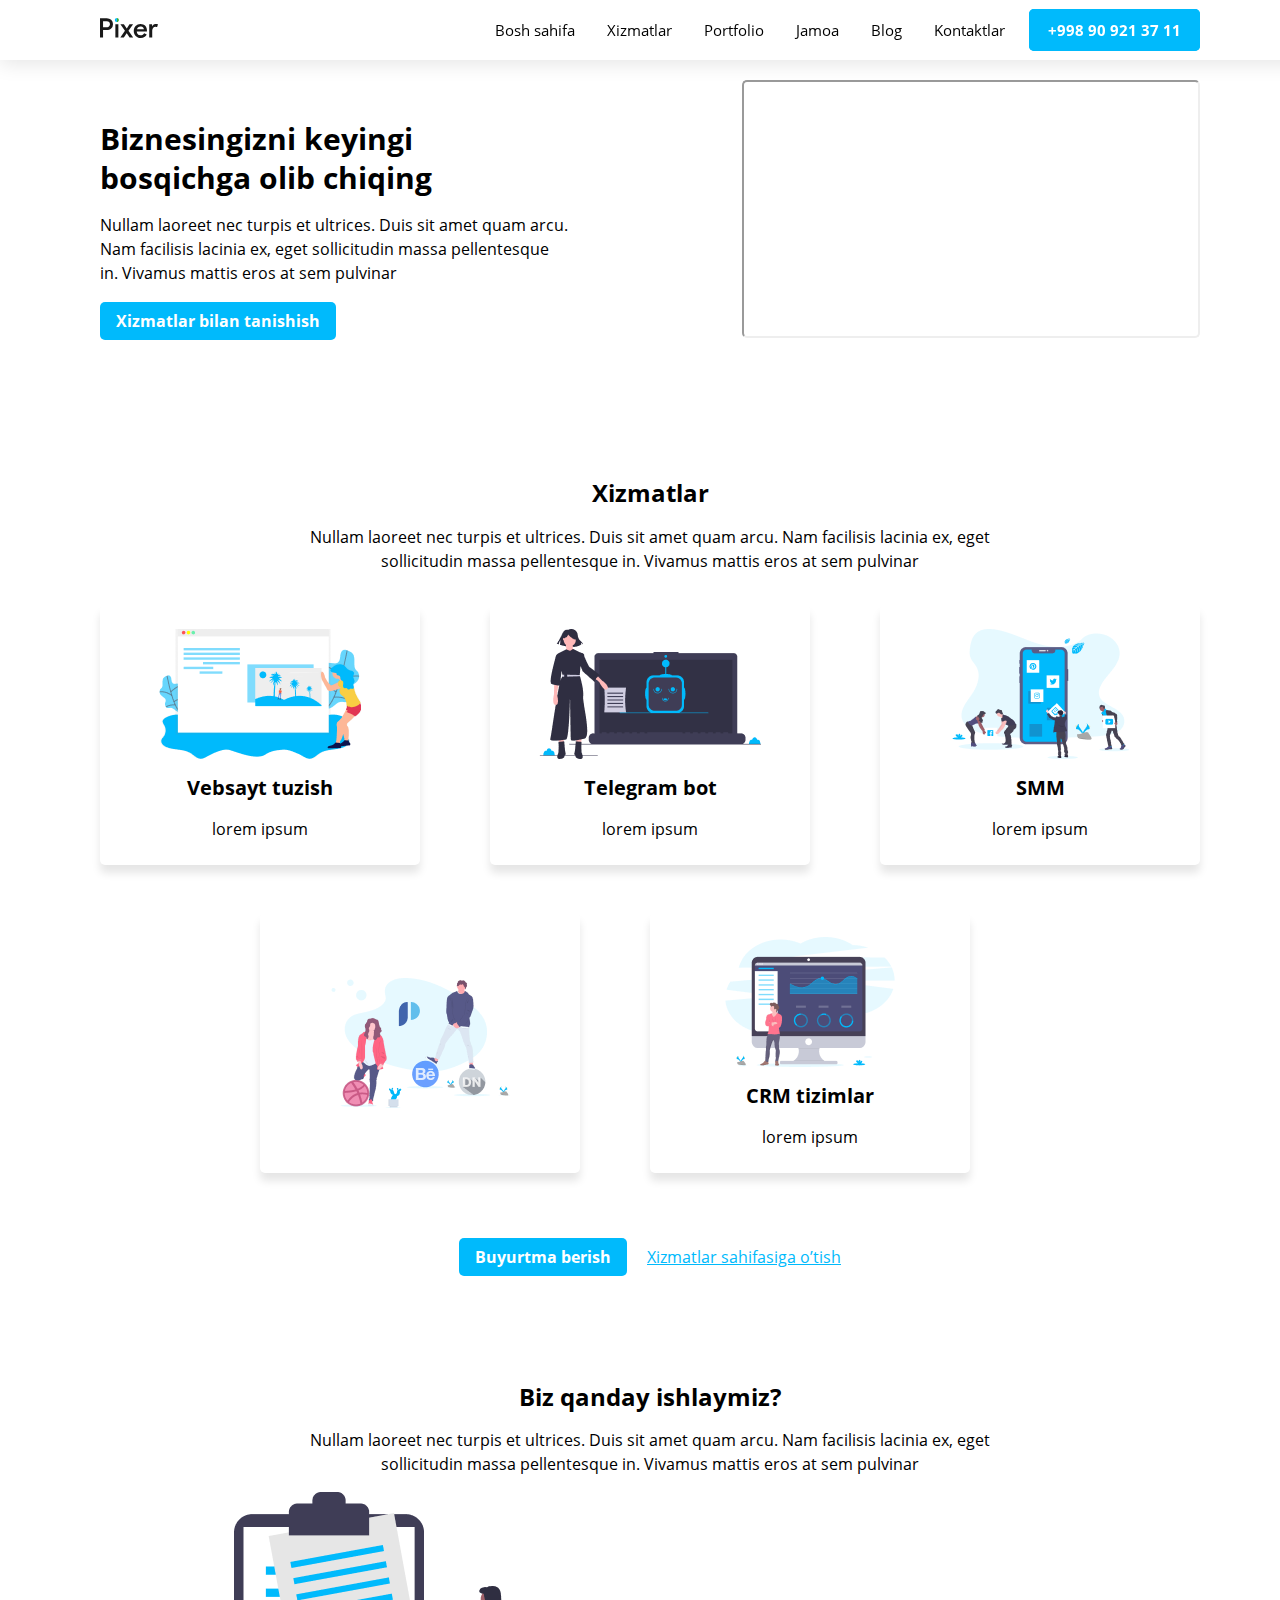
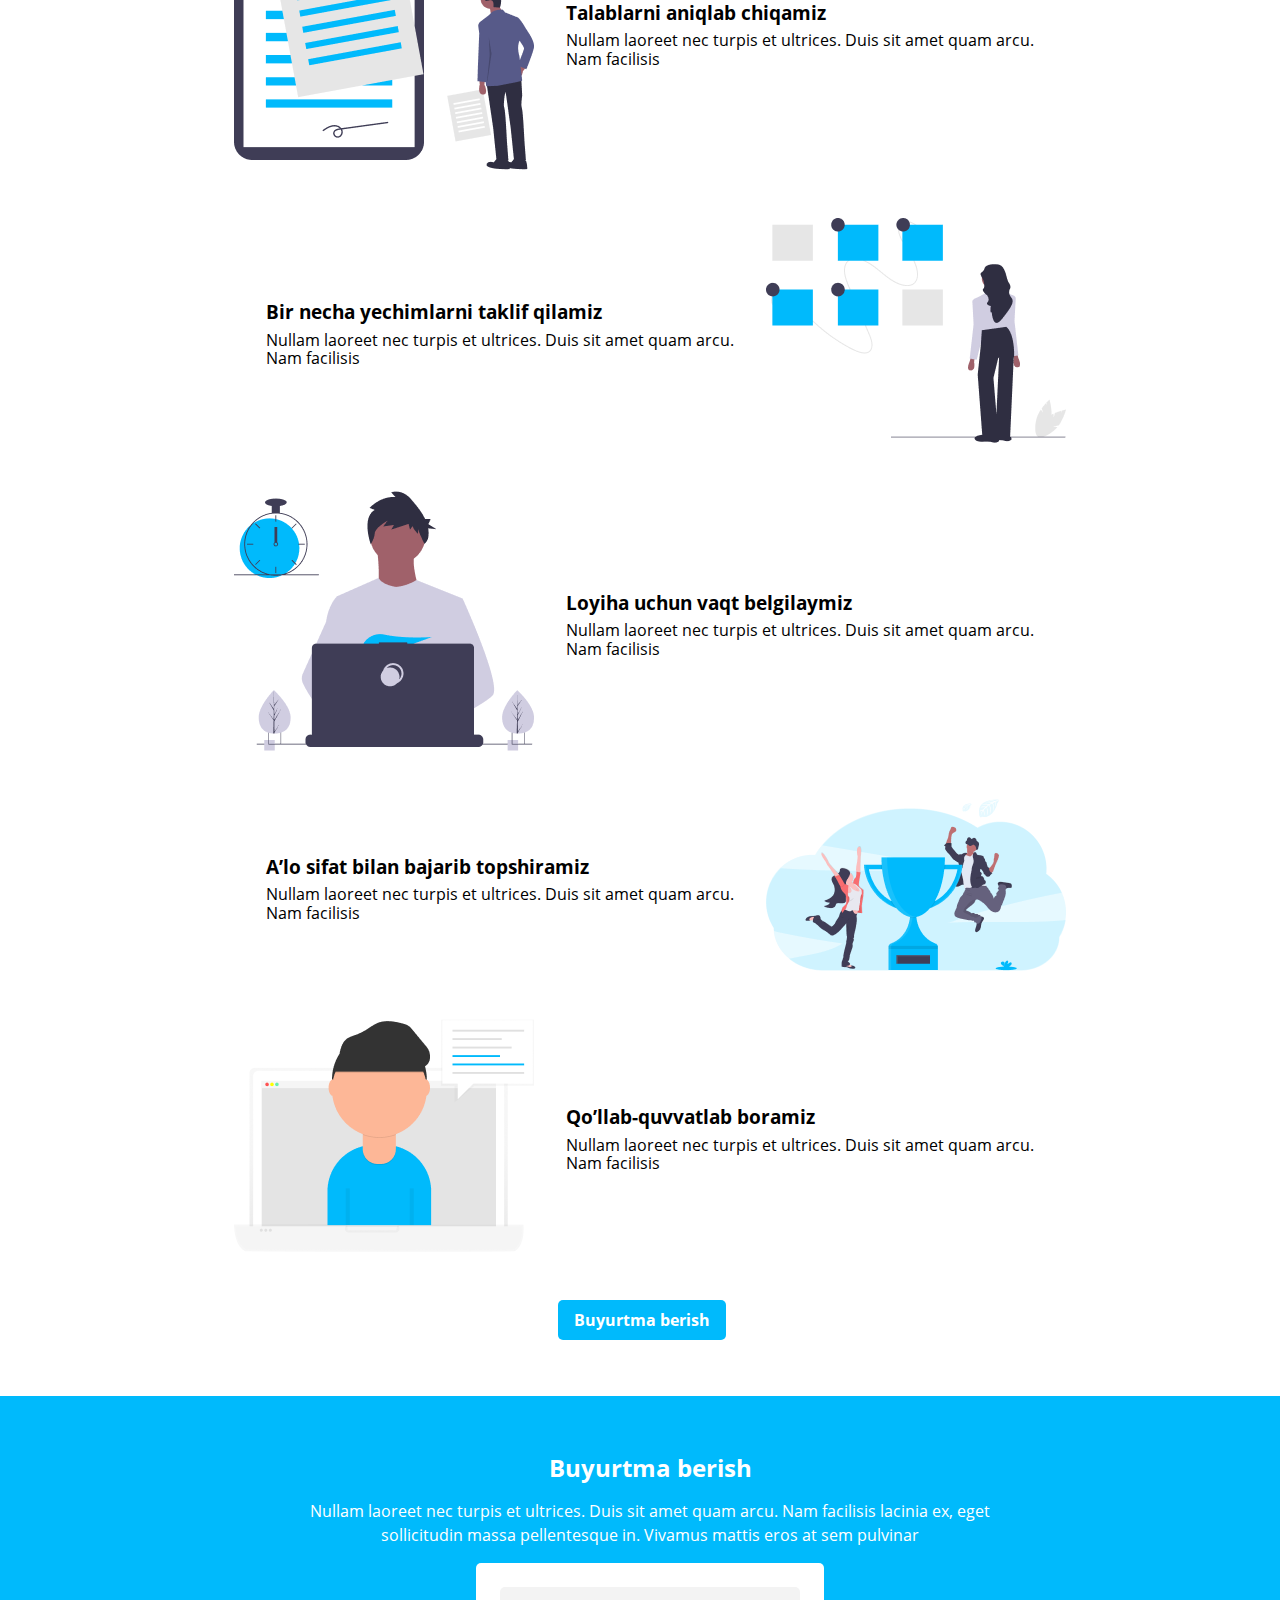
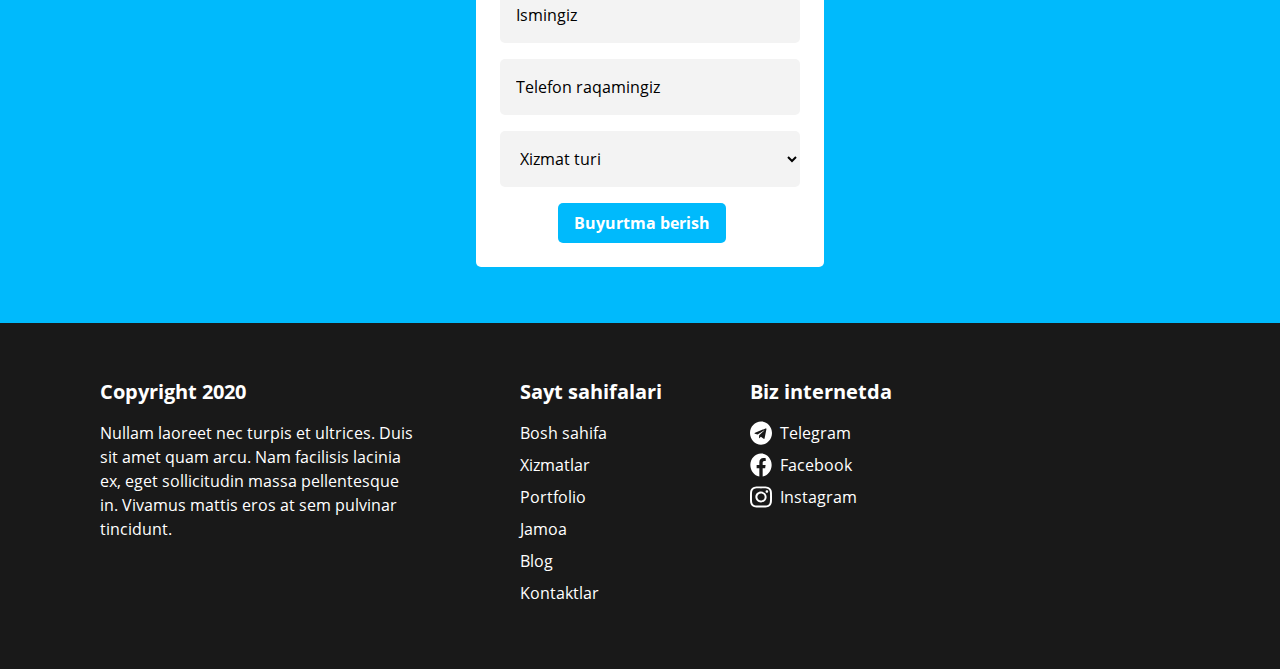
<file: index.html>
<!DOCTYPE html>
<html lang="en">
<head>
    <meta charset="UTF-8">
    <meta http-equiv="X-UA-Compatible" content="IE=edge">
    <meta name="viewport" content="width=device-width, initial-scale=1.0">
    <title>pixer</title>
    <!-- <link rel="stylesheet" href="./css/normalize.css"> -->
    <link rel="stylesheet" href="./css/normalize.min.css">
    <link rel="stylesheet" href="./css/font.css">
    <!-- <link rel="stylesheet" href="./css/style.css"> -->
    <link rel="stylesheet" href="./css/style.min.css">
    <link rel="stylesheet" href="service.html">
</head>
<body>
    <header class="header">
        <div class="container">
            <nav class="navbar">
                <a class="header_logo" target="_blank" href="index.html">
                    <!-- <img src="./img/pixer-logo.svg" alt="pixer-logo"> -->
                </a>
                <ul class="header_menu">
                    <li class="header_item">
                        <a class="header_link" target="_blank" href="index.html">Bosh sahifa</a>
                    </li>
                    <li class="header_item">
                        <a class="header_link" target="_blank" href="service.html">Xizmatlar</a>
                        <ul class="header_submenu">
                            <li class="submenu_item">
                                <a class="submenu_link" target="_blank" href="#web">Vebsayt</a>
                            </li>
                            <li class="submenu_item">
                                <a class="submenu_link" target="_blank" href="#telegram">Telegram bot</a>
                            </li>
                            <li class="submenu_item">
                                <a class="submenu_link" target="_blank" href="#smm">SMM</a>
                            </li>
                            <li class="submenu_item">
                                <a class="submenu_link" target="_blank" href="#design">Grafik dizayn</a>
                            </li>
                            <li class="submenu_item">
                                <a class="submenu_link" target="_blank" href="#crm">CRM tizim</a>
                            </li>
                        </ul>
                    </li>
                    <li class="header_item">
                        <a class="header_link" target="_blank" href="#">Portfolio</a>
                    </li>
                    <li class="header_item">
                        <a class="header_link" target="_blank" href="#">Jamoa</a>
                    </li>
                    <li class="header_item">
                        <a class="header_link" target="_blank" href="#">Blog</a>
                    </li>
                    <li class="header_item">
                        <a class="header_link" target="_blank" href="#net-contacts">Kontaktlar</a>
                    </li>
                    <li class="header_item">
                        <a class="header_link header_phone" target="_blank" href="#">+998 90 921 37 11</a>
                    </li>
                </ul>
            </nav>
        </div>
    </header>
    <main>
        <div class="container">
            <section class="intro">
                <div class="intro-left">
                    <h1 class="intro-title">Biznesingizni keyingi bosqichga olib chiqing</h1>
                    <p class="intro-text">Nullam laoreet nec turpis et ultrices. Duis sit amet quam arcu. Nam facilisis lacinia ex, eget sollicitudin massa pellentesque in. Vivamus mattis eros at sem pulvinar</p>
                    <a target="_blank" class="intro-link" href="service.html">Xizmatlar bilan tanishish</a>
                </div>
                <div class="intro-right">
                    <iframe width="458" height="258" src="https://www.youtube.com/embed/6_pru8U2RmM" title="YouTube video player"  allow="accelerometer; autoplay; clipboard-write; encrypted-media; gyroscope; picture-in-picture" allowfullscreen></iframe>
                </div>
            </section>
            <section class="intro-service">
                <div class="intro-service-title-box">
                    <h2 class="intro-service-title">Xizmatlar</h2>
                    <p class="intro-service-text">Nullam laoreet nec turpis et ultrices. Duis sit amet quam arcu. Nam facilisis lacinia ex, eget sollicitudin massa pellentesque in. Vivamus mattis eros at sem pulvinar</p>
                </div>
                <div>
                    <ul class="intro-service-menu">
                        <li class="intro-service-item first">
                            <a href="#web">
                                <!-- <img class="intro-service-img" src="./img/vebsayt-tuzish.png" alt=""> -->
                            <h3 class="intro-service-menu_title">Vebsayt tuzish</h3>
                            <p class="intro-service-menu_text">lorem ipsum</p>
                            </a>
                        </li>
                        <li class="intro-service-item second">
                            <a href="#telegram">
                                <!-- <img class="intro-service-img" src="./img/tg-bot.png" alt=""> -->
                            <h3 class="intro-service-menu_title">Telegram bot</h3>
                            <p class="intro-service-menu_text">lorem ipsum</p>
                            </a>
                        </li>
                        <li class="intro-service-item third">
                            <a href="#smm">
                                <!-- <img class="intro-service-img" src="./img/smm.png" alt=""> -->
                            <h3 class="intro-service-menu_title">SMM</h3>
                            <p class="intro-service-menu_text">lorem ipsum</p>
                            </a>
                        </li>
                        <li class="intro-service-item fourth">
                           <a href="#design"></a>
                        </li>
                        <li class="intro-service-item fifth">
                            <!-- <img class="intro-service-img" src="./img/crm.png" alt=""> -->
                            <h3 class="intro-service-menu_title"> CRM tizimlar</h3>
                            <p class="intro-service-menu_text">lorem ipsum</p>
                        </li>
                    </ul>
                </div>
                <div class="intro-service-link-box">
                    <a class="order-btn" target="_blank" href="#order">Buyurtma berish</a>
                    <a class="btn-to-services" target="_blank" href="service.html">Xizmatlar sahifasiga o’tish</a>
                </div>
            </section>
            <section class="wrapper">
                <div class="wrapper-title-box">
                    <h2 class="intro-service-title">Biz qanday ishlaymiz?</h2>
                    <p class="intro-service-text">Nullam laoreet nec turpis et ultrices. Duis sit amet quam arcu. Nam facilisis lacinia ex, eget sollicitudin massa pellentesque in. Vivamus mattis eros at sem pulvinar</p>
                </div>
                <ul class="wrapper-box">
                    <li class="wrapper-item">
                        <img src="./img/talab.png" alt="talab">
                        <div class="wrapper-item-text">
                            <h3 class="wrapper-box-title">Talablarni aniqlab chiqamiz</h3>
                            <p class="wrapper-box-text">Nullam laoreet nec turpis et ultrices. Duis sit amet quam arcu. Nam facilisis</p>
                        </div>
                    </li>
                    <li class="wrapper-item">
                        <img src="./img/yechim.png" alt="yechim">
                        <div class="wrapper-item-text">
                            <h3 class="wrapper-box-title">Bir necha yechimlarni taklif qilamiz</h3>
                            <p class="wrapper-box-text">Nullam laoreet nec turpis et ultrices. Duis sit amet quam arcu. Nam facilisis</p>
                        </div>
                    </li>
                    <li class="wrapper-item">
                        <img src="./img/loyiha.png" alt="loyiha">
                        <div class="wrapper-item-text">
                            <h3 class="wrapper-box-title">Loyiha uchun vaqt belgilaymiz</h3>
                            <p class="wrapper-box-text">Nullam laoreet nec turpis et ultrices. Duis sit amet quam arcu. Nam facilisis</p>
                        </div>
                    </li>
                    <li class="wrapper-item">
                        <img src="./img/sifat.png" alt="sifat">
                        <div class="wrapper-item-text">
                            <h3 class="wrapper-box-title">A’lo sifat bilan bajarib topshiramiz</h3>
                            <p class="wrapper-box-text">Nullam laoreet nec turpis et ultrices. Duis sit amet quam arcu. Nam facilisis</p>
                        </div> 
                    </li>
                    <li class="wrapper-item">
                        <img src="./img/quvvat.png" alt="quvvat">
                        <div class="wrapper-item-text">
                            <h3 class="wrapper-box-title">Qo’llab-quvvatlab boramiz</h3>
                            <p class="wrapper-box-text">Nullam laoreet nec turpis et ultrices. Duis sit amet quam arcu. Nam facilisis</p>
                        </div>
                    </li>
                </ul>
                <a class="order-btn" target="_blank" href="#order">Buyurtma berish</a>
            </section>
            <section class="order-section" id="order">
                <h2 class="order-title">Buyurtma berish</h2>
                <p class="order-text">Nullam laoreet nec turpis et ultrices. Duis sit amet quam arcu. Nam facilisis lacinia ex, eget sollicitudin massa pellentesque in. Vivamus mattis eros at sem pulvinar</p>
                <form class="form" action="https://echo.htmlacademy.ru" method="POST" >       
                    <input class="input" type="text" id="text" name="user_name" placeholder="Ismingiz" required>  
                    <input class="input" pattern="^(?:\d{10,12}|\+\d{10,12}|\w+@\w+\.\w{2,4})$" type="tel" id="tel" name="user_tel" placeholder="Telefon raqamingiz" required>
                    <select class="input" name="service" id="service" >
                        <option id="type_service" value="type_service" disabled selected>Xizmat turi</option>
                        <option value="smm">smm</option>
                        <option value="telegram">telegram bot</option>
                        <option value="CRM">crm</option>
                        <option value="vebsayt">vebsayt</option>
                      </select>
                    <!-- <datalist id="aaa">
                        <option value="telegram bot"></option>
                        <option value="SMM"></option>
                        <option value="crm servise"></option>
                        <option value="grafik dizayn"></option>
                    </datalist> -->
                    <button class="order-btn" id="button" type="submit">Buyurtma berish</button>
                </form>
            </section>
        </div>
    </main>
    <footer class="footer">
        <div class="container">
            <section class="footer-section">
                <div class="about">
                    <h4 class="footer-titles">Copyright 2020</h4>
                    <p class="about-text">Nullam laoreet nec turpis et ultrices. Duis sit amet quam arcu. Nam facilisis lacinia ex, eget sollicitudin massa pellentesque in. Vivamus mattis eros at sem pulvinar tincidunt.
                    </p>
                </div>
                <ul class="pages">
                    <li class="footer-titles">Sayt sahifalari</li>
                    <li class="pages-item">
                        <a class="pages-link" target="_blank" href="index.html">Bosh sahifa</a>
                    </li>
                    <li class="pages-item">
                        <a class="pages-link" target="_blank" href="service.html">Xizmatlar</a>
                    </li>
                    <li class="pages-item">
                        <a class="pages-link" target="_blank" href="#">Portfolio</a>
                    </li>
                    <li class="pages-item">
                        <a class="pages-link" target="_blank" href="#">Jamoa</a>
                    </li>
                    <li class="pages-item">
                        <a class="pages-link" target="_blank" href="#">Blog</a>
                    </li>
                    <li class="pages-item">
                        <a class="pages-link" target="_blank" href="#net-contacts">Kontaktlar</a>
                    </li>
                </ul>
                <ul class="net-contacts" id="net-contacts">
                    <li class="footer-titles">Biz internetda</li>
                    <li class="net-item one">
                        <!-- <img src="./img/telegram.svg" alt="telegram"> -->
                        <a class="net-item-link" target="_blank" href="#">Telegram</a>
                    </li>
                    <li class="net-item two">
                        <!-- <img src="./img/facebook.svg" alt="facebook"> -->
                        <a class="net-item-link" target="_blank" href="#">Facebook</a>
                    </li>
                    <li class="net-item three">
                        <!-- <img src="./img/instagram.svg" alt="instagram"> -->
                        <a class="net-item-link" target="_blank" href="#">Instagram</a>
                    </li>
                </ul>
            </section>
        </div>
    </footer>
</body>
</html>
</file>
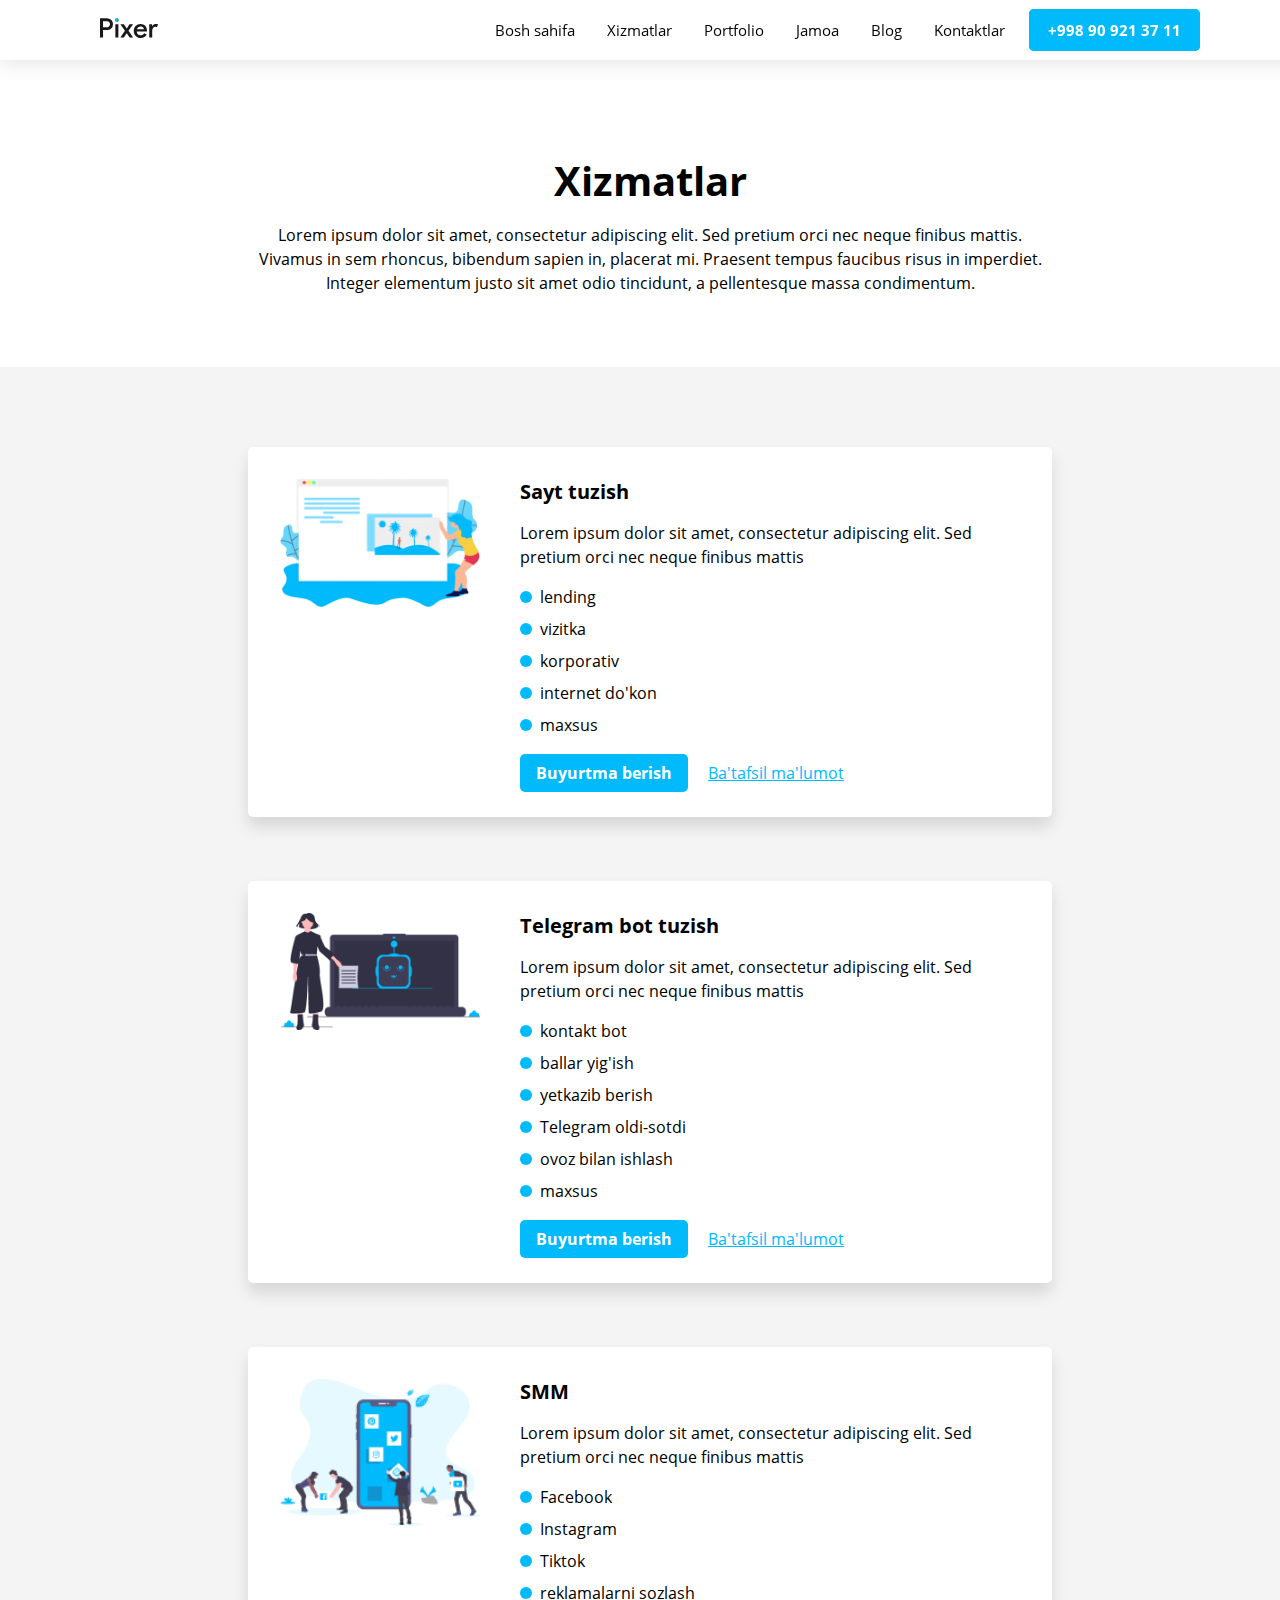
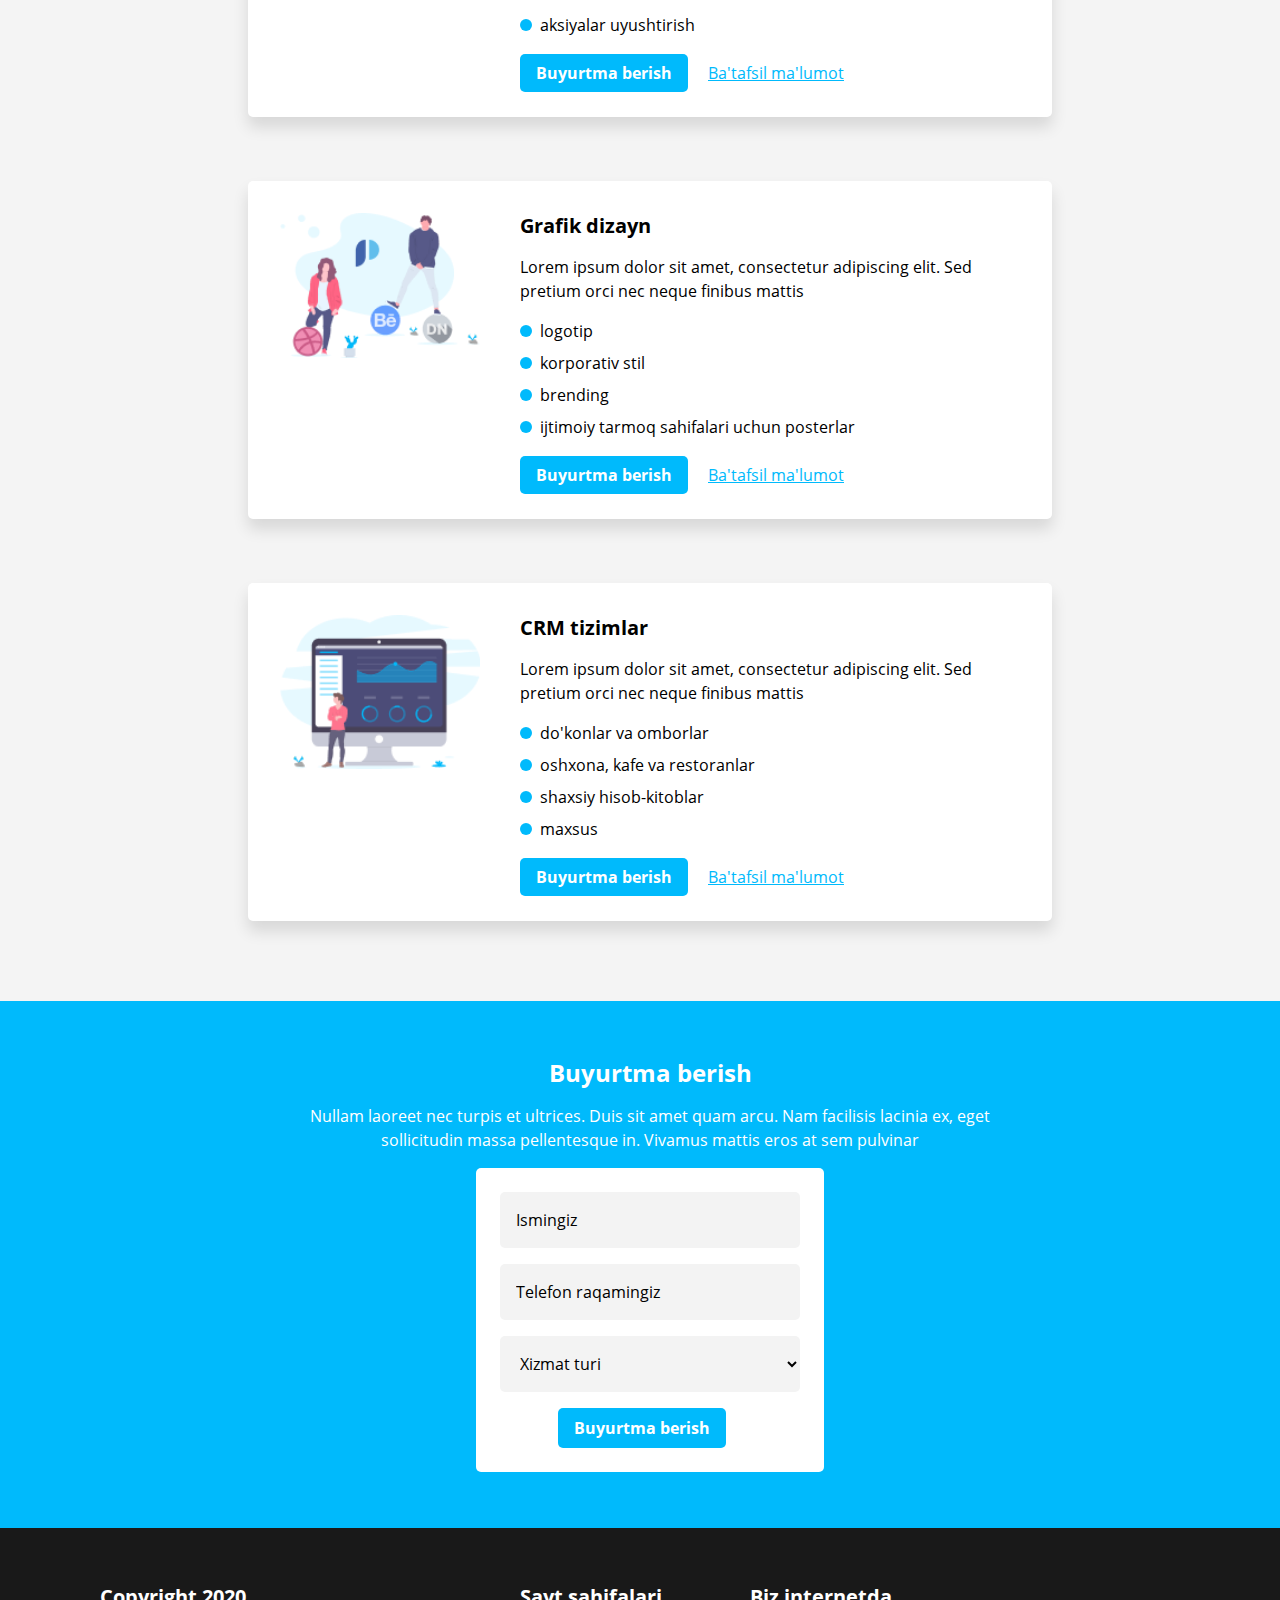
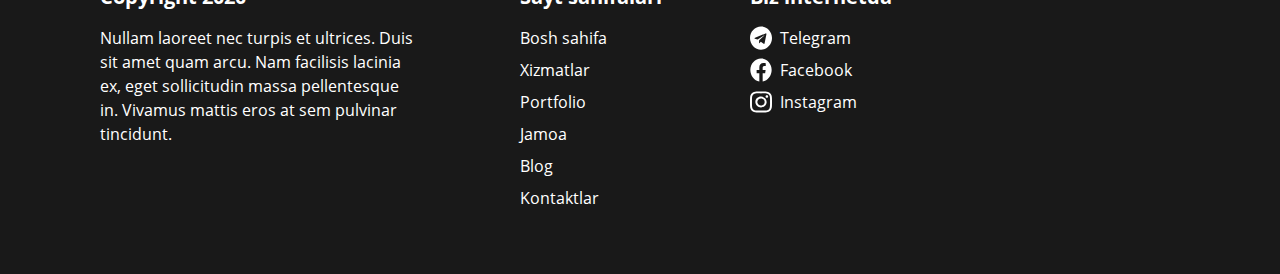
<file: service.html>
<!DOCTYPE html>
<html lang="en">
<head>
    <meta charset="UTF-8">
    <meta http-equiv="X-UA-Compatible" content="IE=edge">
    <meta name="viewport" content="width=device-width, initial-scale=1.0">
    <title>pixer</title>
    <!-- <link rel="stylesheet" href="./css/normalize.css"> -->
    <link rel="stylesheet" href="./css/normalize.min.css">
    <link rel="stylesheet" href="./css/font.css">
    <!-- <link rel="stylesheet" href="./css/style.css"> -->
    <link rel="stylesheet" href="./css/style.min.css">
    <link rel="stylesheet" href="index.html">
</head>
<body>
    <header class="header">
        <div class="container">
            <nav class="navbar">
                <a class="header_logo" target="_blank" href="index.html">
                    <!-- <img src="./img/pixer-logo.svg" alt="pixer-logo"> -->
                </a>
                <ul class="header_menu">
                    <li class="header_item">
                        <a class="header_link" target="_blank" href="index.html">Bosh sahifa</a>
                    </li>
                    <li class="header_item">
                        <a class="header_link" target="_blank" href="service.html">Xizmatlar</a>
                        <ul class="header_submenu">
                            <li class="submenu_item">
                                <a class="submenu_link" target="_blank" href="#web">Vebsayt</a>
                            </li>
                            <li class="submenu_item">
                                <a class="submenu_link" target="_blank" href="#telegram">Telegram bot</a>
                            </li>
                            <li class="submenu_item">
                                <a class="submenu_link" target="_blank" href="#smm">SMM</a>
                            </li>
                            <li class="submenu_item">
                                <a class="submenu_link" target="_blank" href="#design">Grafik dizayn</a>
                            </li>
                            <li class="submenu_item">
                                <a class="submenu_link" target="_blank" href="#crm">CRM tizim</a>
                            </li>
                        </ul>
                    </li>
                    <li class="header_item">
                        <a class="header_link" target="_blank" href="#">Portfolio</a>
                    </li>
                    <li class="header_item">
                        <a class="header_link" target="_blank" href="#">Jamoa</a>
                    </li>
                    <li class="header_item">
                        <a class="header_link" target="_blank" href="#">Blog</a>
                    </li>
                    <li class="header_item">
                        <a class="header_link" target="_blank" href="#net-contacts">Kontaktlar</a>
                    </li>
                    <li class="header_item">
                        <a class="header_link header_phone" target="_blank" href="#">+998 90 921 37 11</a>
                    </li>
                </ul>
            </nav>
        </div>
    </header>
    <main class="main">
        <div class="container">
            <section class="service-wrapper">
                <h1 class="service-wrapper-title">Xizmatlar</h1>
                <p class="service-wrapper-text">Lorem ipsum dolor sit amet, consectetur adipiscing elit. Sed pretium orci nec neque finibus mattis. Vivamus in sem rhoncus, bibendum sapien in, placerat mi. Praesent tempus faucibus risus in imperdiet. Integer elementum justo sit amet odio tincidunt, a pellentesque massa condimentum.</p>
            </section>
            <section class="service-box">
                <ul class="box-menu">
                    <li class="box-item">
                        <div class="aside bir"></div>
                        <div class="bside">
                            <h2 class="bside-title" id="web">Sayt tuzish</h2>
                            <p class="bside-text">Lorem ipsum dolor sit amet, consectetur adipiscing elit. Sed pretium orci nec neque finibus mattis</p>
                            <ul class="bside-menu">
                                <li class="bside-item"> <span class="circle"></span>lending</li>
                                <li class="bside-item"> <span class="circle"></span>vizitka</li>
                                <li class="bside-item"> <span class="circle"></span>korporativ</li>
                                <li class="bside-item"> <span class="circle"></span>internet do'kon</li>
                                <li class="bside-item"> <span class="circle"></span>maxsus</li>
                            </ul>
                            <div class="intro-service-link-box">
                                <a class="order-btn" target="_blank" href="#order">Buyurtma berish</a>
                                <a class="btn-to-services" target="_blank" href="service.html">Ba'tafsil ma'lumot</a>
                            </div>            
                        </div>
                    </li>
                    <li class="box-item">
                        <div class="aside ikki"></div>
                        <div class="bside">
                            <h2 class="bside-title" id="telegram">Telegram bot tuzish</h2>
                            <p class="bside-text">Lorem ipsum dolor sit amet, consectetur adipiscing elit. Sed pretium orci nec neque finibus mattis</p>
                            <ul class="bside-menu">
                                <li class="bside-item"> <span class="circle"></span>kontakt bot</li>
                                <li class="bside-item"> <span class="circle"></span>ballar yig'ish</li>
                                <li class="bside-item"> <span class="circle"></span>yetkazib berish</li>
                                <li class="bside-item"> <span class="circle"></span>Telegram oldi-sotdi</li>
                                <li class="bside-item"> <span class="circle"></span>ovoz bilan ishlash</li>
                                <li class="bside-item"> <span class="circle"></span>maxsus</li>
                            </ul>
                            <div class="intro-service-link-box">
                                <a class="order-btn" target="_blank" href="#order">Buyurtma berish</a>
                                <a class="btn-to-services" target="_blank" href="service.html">Ba'tafsil ma'lumot</a>
                            </div>            
                        </div>
                    </li>
                    <li class="box-item">
                        <div class="aside uch"></div>
                        <div class="bside">
                            <h2 class="bside-title" id="smm">SMM</h2>
                            <p class="bside-text">Lorem ipsum dolor sit amet, consectetur adipiscing elit. Sed pretium orci nec neque finibus mattis</p>
                            <ul class="bside-menu">
                                <li class="bside-item"> <span class="circle"></span>Facebook</li>
                                <li class="bside-item"> <span class="circle"></span>Instagram</li>
                                <li class="bside-item"> <span class="circle"></span>Tiktok</li>
                                <li class="bside-item"> <span class="circle"></span>reklamalarni sozlash</li>
                                <li class="bside-item"> <span class="circle"></span>aksiyalar uyushtirish</li>
                            </ul>
                            <div class="intro-service-link-box">
                                <a class="order-btn" target="_blank" href="#order">Buyurtma berish</a>
                                <a class="btn-to-services" target="_blank" href="service.html">Ba'tafsil ma'lumot</a>
                            </div>            
                        </div>
                    </li>
                    <li class="box-item">
                        <div class="aside tort"></div>
                        <div class="bside">
                            <h2 class="bside-title" id="design">Grafik dizayn</h2>
                            <p class="bside-text">Lorem ipsum dolor sit amet, consectetur adipiscing elit. Sed pretium orci nec neque finibus mattis</p>
                            <ul class="bside-menu">
                                <li class="bside-item"> <span class="circle"></span>logotip</li>
                                <li class="bside-item"> <span class="circle"></span>korporativ stil</li>
                                <li class="bside-item"> <span class="circle"></span>brending</li>
                                <li class="bside-item"> <span class="circle"></span>ijtimoiy tarmoq sahifalari uchun posterlar</li>
                            </ul>
                            <div class="intro-service-link-box">
                                <a class="order-btn" target="_blank" href="#order">Buyurtma berish</a>
                                <a class="btn-to-services" target="_blank" href="service.html">Ba'tafsil ma'lumot</a>
                            </div>            
                        </div>
                    </li>
                    <li class="box-item">
                        <div class="aside besh"></div>
                        <div class="bside">
                            <h2 class="bside-title" id="crm">CRM tizimlar</h2>
                            <p class="bside-text">Lorem ipsum dolor sit amet, consectetur adipiscing elit. Sed pretium orci nec neque finibus mattis</p>
                            <ul class="bside-menu">
                                <li class="bside-item"> <span class="circle"></span>do'konlar va omborlar</li>
                                <li class="bside-item"> <span class="circle"></span>oshxona, kafe va restoranlar</li>
                                <li class="bside-item"> <span class="circle"></span>shaxsiy hisob-kitoblar</li>
                                <li class="bside-item"> <span class="circle"></span>maxsus</li>
                            </ul>
                            <div class="intro-service-link-box">
                                <a class="order-btn" target="_blank" href="#order">Buyurtma berish</a>
                                <a class="btn-to-services" target="_blank" href="service.html">Ba'tafsil ma'lumot</a>
                            </div>            
                        </div>
                    </li>
                </ul>
            </section>
            <section class="order-section" id="order">
                <h2 class="order-title">Buyurtma berish</h2>
                <p class="order-text">Nullam laoreet nec turpis et ultrices. Duis sit amet quam arcu. Nam facilisis lacinia ex, eget sollicitudin massa pellentesque in. Vivamus mattis eros at sem pulvinar</p>
                <form class="form" action="https://echo.htmlacademy.ru" method="POST" >       
                    <input class="input" type="text" id="text" name="user_name" placeholder="Ismingiz" required>  
                    <input class="input" pattern="^(?:\d{10,12}|\+\d{10,12}|\w+@\w+\.\w{2,4})$" type="tel" id="tel" name="user_tel" placeholder="Telefon raqamingiz" required>
                    <select class="input" name="service" id="service" >
                        <option id="type_service" value="type_service" disabled selected>Xizmat turi</option>
                        <option value="smm">smm</option>
                        <option value="telegram">telegram bot</option>
                        <option value="CRM">crm</option>
                        <option value="vebsayt">vebsayt</option>
                      </select>
                    <button class="order-btn" id="button" type="submit">Buyurtma berish</button>
                </form>
            </section>
        </div>
    </main>
    <footer class="footer">
        <div class="container">
            <section class="footer-section">
                <div class="about">
                    <h4 class="footer-titles">Copyright 2020</h4>
                    <p class="about-text">Nullam laoreet nec turpis et ultrices. Duis sit amet quam arcu. Nam facilisis lacinia ex, eget sollicitudin massa pellentesque in. Vivamus mattis eros at sem pulvinar tincidunt.
                    </p>
                </div>
                <ul class="pages">
                    <li class="footer-titles">Sayt sahifalari</li>
                    <li class="pages-item">
                        <a class="pages-link" target="_blank" href="#">Bosh sahifa</a>
                    </li>
                    <li class="pages-item">
                        <a class="pages-link" target="_blank" href="service.html">Xizmatlar</a>
                    </li>
                    <li class="pages-item">
                        <a class="pages-link" target="_blank" href="#">Portfolio</a>
                    </li>
                    <li class="pages-item">
                        <a class="pages-link" target="_blank" href="#">Jamoa</a>
                    </li>
                    <li class="pages-item">
                        <a class="pages-link" target="_blank" href="#">Blog</a>
                    </li>
                    <li class="pages-item">
                        <a class="pages-link" target="_blank" href="#">Kontaktlar</a>
                    </li>
                </ul>
                <ul class="net-contacts">
                    <li class="footer-titles">Biz internetda</li>
                    <li class="net-item one">
                        <!-- <img src="./img/telegram.svg" alt="telegram"> -->
                        <a class="net-item-link" target="_blank" href="">Telegram</a>
                    </li>
                    <li class="net-item two">
                        <!-- <img src="./img/facebook.svg" alt="facebook"> -->
                        <a class="net-item-link" target="_blank" href="">Facebook</a>
                    </li>
                    <li class="net-item three">
                        <!-- <img src="./img/instagram.svg" alt="instagram"> -->
                        <a class="net-item-link" target="_blank" href="">Instagram</a>
                    </li>
                </ul>
            </section>
        </div>
    </footer>
</body>
</html>
</file>
<file: css/font.css>
/* open-sans-regular - latin */
@font-face {
    font-family: 'Open Sans';
    font-style: normal;
    font-weight: 400;
    src: local(''),
         url('../fonts/open-sans-v20-latin-regular.woff2') format('woff2'), /* Chrome 26+, Opera 23+, Firefox 39+ */
         url('../fonts/open-sans-v20-latin-regular.woff') format('woff'); /* Chrome 6+, Firefox 3.6+, IE 9+, Safari 5.1+ */
  }
  /* open-sans-700 - latin */
  @font-face {
    font-family: 'Open Sans';
    font-style: normal;
    font-weight: 700;
    src: local(''),
         url('../fonts/open-sans-v20-latin-700.woff2') format('woff2'), /* Chrome 26+, Opera 23+, Firefox 39+ */
         url('../fonts/open-sans-v20-latin-700.woff') format('woff'); /* Chrome 6+, Firefox 3.6+, IE 9+, Safari 5.1+ */
  }
</file>
<file: css/style.css>
*,
*::before,
*::after{
    -webkit-box-sizing: border-box;
            box-sizing: border-box;
    margin: 0;
    padding: 0;
}
body {
    font-family: 'Open Sans' ;
}
.container {
    width: 1300px;
    margin: 0 auto;
    padding: 0 ;
}
a{
    text-decoration: none;
}
li{
    list-style-type: none;
}

/* -------------------- Header Start ------------------- */
.navbar{
  position: fixed;
  top: 0; 
  width: 1300px; 
    display: -webkit-box;
    display: -ms-flexbox;
    display: flex;
    -webkit-box-align: center;
        -ms-flex-align: center;
            align-items: center;
    -webkit-box-pack: justify;
        -ms-flex-pack: justify;
            justify-content: space-between;
    padding: 18px 100px;
    -webkit-box-shadow: 0px 4px 20px rgba(0, 0, 0, 0.1);
            box-shadow: 0px 4px 20px rgba(0, 0, 0, 0.1);
}
.header_menu{
    display: -webkit-box;
    display: -ms-flexbox;
    display: flex;
    position: relative;
}
.header_logo::before{
    display: inline-block;
    content: "";
    width: 58.11px;
    height: 20px;
    background-image: url('../img/pixer-logo.svg');
}
.header_logo:hover{
    opacity: 0.8;
}
.header_logo:active{
    opacity: 0.4;
}

.header_link{
    font-size: 15px;
    line-height: 24px;
    color: #000000;
    padding: 16px;
}
.header_link:hover{
    border-bottom: 3px solid #191919;
}
.header_link:active{
    border: none;
    background: rgba(25, 25, 25, 0.7);
    color: #FFFFFF;
}
.header_phone{
    font-weight: bold;
    color: #FFFFFF;
    padding: 8px 16px;
    margin-left: 8px;
    margin-top: 8px;
    background: #00BAFC;
    border-radius: 5px;
    border: 3px solid #00BAFC;
}
.header_phone:hover{
    font-weight: bold;
    border: none;
    color: #00BAFC;
    background: #FFFFFF;
    border:  3px solid #00BAFC;
    border-radius: 5px;
}
.header_phone:active{
    border: none;
    color: #FFFFFF;
    background: rgba(0, 186, 252, 0.6);
    border-radius: 5px;
}
.header_submenu{
    display: none;
    position: absolute;
    padding: 8px 0px;
    width: 124px;
    background: #FFFFFF;
    -webkit-box-shadow: 0px 4px 24px rgba(0, 0, 0, 0.1);
            box-shadow: 0px 4px 24px rgba(0, 0, 0, 0.1);
    border-radius: 5px;
}
.header_item:hover .header_submenu{
    display: block;
    -webkit-transform: translateX(-12px) translateY(18px);
        -ms-transform: translateX(-12px) translateY(18px);
            transform: translateX(-12px) translateY(18px);
}
.submenu_item{
    padding: 8px 16px;
}
.submenu_link{
    font-size: 16px;
    line-height: 24px;
    color: #000000;
}
.submenu_item:hover{
    background: #00BAFC;
}
.submenu_link:hover{  
    color: #FFFFFF;
}
.submenu_item:active{
    background: #00BAFC;
    opacity: 0.6;
}
.submenu_link:active{  
    opacity: 0.6;
}

/* -------------------- Header End ------------------- */

/* -------------------- Main Start ------------------- */

/* ------------ Intro Start ----------- */
.main{
    margin-top: 56px;
}
.intro {
    display: -webkit-box;
    display: -ms-flexbox;
    display: flex;
    -webkit-box-align: center;
        -ms-flex-align: center;
            align-items: center;
    -webkit-box-pack: justify;
        -ms-flex-pack: justify;
            justify-content: space-between;
    -webkit-box-pack: center;
        -ms-flex-pack: center;
            justify-content: center;
    padding: 80px 100px;
}
.intro-left{
    width: 470px;
    height: 224px;
    margin-right: 172px;
}
iframe{
    border-radius: 5px;
}
.intro-title{
    font-weight: 700;
    font-size: 30px;
    line-height: 130%;
    color: #000000;
    margin-bottom: 16px;
}
.intro-text{
    font-size: 16px;
    line-height: 24px;
    color: #000000;
    margin-bottom: 24px;
}
.intro-link{
    font-weight: 700;
    font-size: 16px;
    line-height: 24px;
    color: #FFFFFF;
    background: #00BAFC;
    border-radius: 5px;
    padding: 8px 16px;
    border: none;
}
.intro-link:hover{
    background: rgba(0, 186, 252, 0.8);
    border-radius: 5px;
}
.intro-link:active{
    background: rgba(0, 186, 252, 0.6);
    border-radius: 5px;    
}

/* ------------ Intro End ----------- */

/* ------------ Intro - Service Start ----------- */

.intro-service{
    display: -webkit-box;
    display: -ms-flexbox;
    display: flex;
    -webkit-box-align:center;
        -ms-flex-align:center;
            align-items:center;
    -webkit-box-orient: vertical;
    -webkit-box-direction: normal;
        -ms-flex-direction: column;
            flex-direction: column;
    padding: 56px 100px;
}
.intro-service-title{
    font-weight: bold;
    font-size: 24px;
    line-height: 130%;
    text-align: center;
    margin-bottom: 16px;
}
.intro-service-text{
    width: 719px;
    margin-bottom: 16px;
    font-size: 16px;
    line-height: 24px;
    text-align: center;
}
.intro-service-menu{
    display: -webkit-box;
    display: -ms-flexbox;
    display: flex;
    -webkit-box-align: center;
        -ms-flex-align: center;
            align-items: center;
    -ms-flex-wrap: wrap;
        flex-wrap: wrap;
    -webkit-box-pack: center;
        -ms-flex-pack: center;
            justify-content: center;
    margin-top: 16px;
}
.intro-service-item{
    display: -webkit-box;
    display: -ms-flexbox;
    display: flex;
    -webkit-box-align: center;
        -ms-flex-align: center;
            align-items: center;
    -webkit-box-pack:center;
        -ms-flex-pack:center;
            justify-content:center;
    -webkit-box-orient: vertical;
    -webkit-box-direction: normal;
        -ms-flex-direction: column;
            flex-direction: column;
    width: 320px;
    height: 260px;
    background: #FFFFFF;
    -webkit-box-shadow: 0px 8px 8px rgba(0, 0, 0, 0.1);
            box-shadow: 0px 8px 8px rgba(0, 0, 0, 0.1);
    border-radius: 5px;
    margin-right: 70px;
    margin-bottom: 48px;
}
.first::before{
    display: inline-block;
    content: "";
    width: 202px;
    height: 130px;
    background-image: url('../img/vebsayt-tuzish.png');
    background-size: cover;
}
.second::before{
    display: inline-block;
    content: "";
    width: 222px;
    height: 130px;
    background-image: url('../img/tg-bot.png');
    background-size: cover;
}
.third:before{
    display: inline-block;
    content: "";
    width: 177px;
    height: 130px;
    background-image: url('../img/smm.png');
    background-size: cover;
}
.fourth::before{
    display: inline-block;
    content: "";
    width: 179px;
    height: 130px;
    background-image: url('../img/design.png');
    background-size: cover;
}
.fifth::before{
    display: inline-block;
    content: "";
    width: 170px;
    height: 130px;
    background-image: url('../img/crm.png');
    background-size: cover;
}
.intro-service-item:hover{
    -webkit-box-shadow: 0px 12px 21px rgba(0, 0, 0, 0.1);
            box-shadow: 0px 12px 21px rgba(0, 0, 0, 0.1);
}
.intro-service-item:active{
    -webkit-box-shadow: 0px 4px 4px rgba(0, 0, 0, 0.2);
            box-shadow: 0px 4px 4px rgba(0, 0, 0, 0.2);
}
.intro-service-item:nth-child(3n){
    margin-right: 0;
}
intro-service-item:nth-child(4){
    margin-bottom: 0;
}
intro-service-item:nth-child(5){
    margin-bottom: 0;
}
/* .intro-service-img{
    margin-bottom: 16px;
} */
.intro-service-menu_title{
    font-weight: bold;
    font-size: 20px;
    line-height: 130%;
    text-align: center;
    color: #000000;
    margin-bottom: 16px;
    margin-top: 16px;
}
.intro-service-menu_text{
    font-size: 16px;
    line-height: 24px;
    text-align: center;
    color: #000000;
}
.intro-service-link-box{
    margin-top: 24px;
}
.order-btn{
    font-weight: bold;
    font-size: 16px;
    line-height: 24px;
    color: #FFFFFF;
    background: #00BAFC;
    border-radius: 5px;
    padding: 8px 16px;
    margin-right: 16px;
}
.btn-to-services{
    font-size: 16px;
    line-height: 24px;
    text-align: center;
    -webkit-text-decoration-line: underline;
            text-decoration-line: underline;
    color: #00BAFC;
}

/* ------------ Intro Service End ----------- */

/* ------------ Wrapper Start ----------- */

.wrapper{
    display: -webkit-box;
    display: -ms-flexbox;
    display: flex;
    -webkit-box-align:center;
        -ms-flex-align:center;
            align-items:center;
    -webkit-box-orient: vertical;
    -webkit-box-direction: normal;
        -ms-flex-direction: column;
            flex-direction: column;
    padding: 56px 100px;
}
.wrapper-box{
    display: -webkit-box;
    display: -ms-flexbox;
    display: flex;
    -webkit-box-align:center;
        -ms-flex-align:center;
            align-items:center;
    -webkit-box-orient: vertical;
    -webkit-box-direction: normal;
        -ms-flex-direction: column;
            flex-direction: column;
}
.wrapper-item {
    display: -webkit-box;
    display: -ms-flexbox;
    display: flex;
    -webkit-box-align: center;
        -ms-flex-align: center;
            align-items: center;
    -webkit-box-pack: center;
        -ms-flex-pack: center;
            justify-content: center;
    margin-bottom: 48px;
}
.wrapper-item:nth-of-type(even){
    -webkit-box-orient: horizontal;
    -webkit-box-direction: reverse;
        -ms-flex-direction: row-reverse;
            flex-direction: row-reverse;
}
.wrapper-item-text{
    display: -webkit-box;
    display: -ms-flexbox;
    display: flex;
    -webkit-box-orient: vertical;
    -webkit-box-direction: normal;
        -ms-flex-direction: column;
            flex-direction: column;
    -webkit-box-align: start;
        -ms-flex-align: start;
            align-items: flex-start;
    padding: 0px;
    margin-left: 32px;
    width: 500px;
    height: 58px;
}
.wrapper-box-title{
    margin-bottom: 8px;
}

/* ------------ Wrapper End ----------- */

/* ------------ Order Section Start ----------- */

.order-section{
    display: -webkit-box;
    display: -ms-flexbox;
    display: flex;
    -webkit-box-align:center;
        -ms-flex-align:center;
            align-items:center;
    -webkit-box-pack:center;
        -ms-flex-pack:center;
            justify-content:center;
    -webkit-box-orient: vertical;
    -webkit-box-direction: normal;
        -ms-flex-direction: column;
            flex-direction: column;
    padding: 56px 100px;
    background: #00BAFC;
}
.order-title{
    font-weight: bold;
    font-size: 24px;
    line-height: 130%;
    color: #FFFFFF;
    margin-bottom: 16px;
}
.order-text{
    width: 719px;
    text-align: center;
    font-size: 16px;
    line-height: 150%;
    color: #FFFFFF;
    margin-bottom: 16px;
}
.form{
    display: -webkit-box;
    display: -ms-flexbox;
    display: flex;
    -webkit-box-orient: vertical;
    -webkit-box-direction: normal;
        -ms-flex-direction: column;
            flex-direction: column;
    -webkit-box-align: center;
        -ms-flex-align: center;
            align-items: center;
    padding: 24px;
    width: 348px;
    height: 304px;
    background: #FFFFFF;
    border-radius: 5px; 
}
.input{
    width: 300px;
    height: 56px;
    font-size: 16px;
    line-height: 150%;
    color: #000000;
    background: #F3F3F3;
    border-radius: 5px;
    padding: 16px;
    margin-bottom: 16px;
    border: none;
}
.input::placeholder{
    color: #000000;
}
#type_service{
    display: block;
}
#button {
    border: none;
    text-align: center;
    text-decoration: none;
    display: inline-block;
    cursor: pointer;
  }

/* -------------------- Main End ------------------- */

/* -------------------- Footer Start ------------------- */

/* ------------ Footer Section Start ----------- */

.footer-section{
    display: -webkit-box;
    display: -ms-flexbox;
    display: flex;
    /* align-items: center; */
    padding: 56px 100px;
    background: #191919;
}
.footer-titles{
    font-weight: bold;
    font-size: 20px;
    line-height: 130%;
    color: #FFFFFF;
    margin-bottom: 16px;
}
.about{
    width: 320px;
    height: 162px;
    margin-right: 100px;
}
.about-text{
    font-size: 16px;
    line-height: 150%;
    color: #FFFFFF;
}
.pages{
    display: -webkit-box;
    display: -ms-flexbox;
    display: flex;
    -webkit-box-orient: vertical;
    -webkit-box-direction: normal;
        -ms-flex-direction: column;
            flex-direction: column;
    -webkit-box-align: start;
        -ms-flex-align: start;
            align-items: flex-start;
    padding: 0px;
    margin-right: 87px;
    width: 143px;
}
.pages-item{
    margin-bottom: 8px;
}
.pages-link{
    font-size: 16px;
    line-height: 24px;
    color: #FFFFFF;
}
.pages-link:hover{
    color: #00BAFC;
}
.pages-link:active{
    color: #00BAFC;
    opacity: 0.6;
}
.net-contacts{
    display: -webkit-box;
    display: -ms-flexbox;
    display: flex;
    -webkit-box-orient: vertical;
    -webkit-box-direction: normal;
        -ms-flex-direction: column;
            flex-direction: column;
    -webkit-box-align: start;
        -ms-flex-align: start;
            align-items: flex-start;
    padding: 0px;
    width: 142px;
    height: 130px;
}
.net-item{
    display: -webkit-box;
    display: -ms-flexbox;
    display: flex;
    -webkit-box-align: center;
        -ms-flex-align: center;
            align-items: center;
    margin-bottom: 8px;
}
.one::before{
    display: inline-block;
    content: "";
    width: 22px;
    height: 24px;
    background-image: url('../img/telegram.svg');
}
.two::before{
    display: inline-block;
    content: "";
    width: 22px;
    height: 24px;
    background-image: url('../img/facebook.svg');
}
.three::before{
    display: inline-block;
    content: "";
    width: 22px;
    height: 24px;
    background-image: url('../img/instagram.svg');
}
.net-item:active{
    opacity: 0.6;
}
.net-item-link{
    margin-left: 8px;
    font-size: 16px;
    line-height: 24px;
    color: #FFFFFF;
}
.net-item-link:hover{
    color: #00BAFC;
}
.net-item-link:active{
    color: #00BAFC;
}



/* ------------------------Service HTML------------------------- */
.service-wrapper{
    display: -webkit-box;
    display: -ms-flexbox;
    display: flex;
    -webkit-box-orient: vertical;
    -webkit-box-direction: normal;
        -ms-flex-direction: column;
            flex-direction: column;
    -webkit-box-align: center;
        -ms-flex-align: center;
            align-items: center;
    padding: 72px 0px;
}
.service-wrapper-title{
    font-weight: bold;
    font-size: 40px;
    line-height: 130%;
    color: #000000;
    margin-bottom: 16px;
}
.service-wrapper-text{
    width: 800px;
    height: 72px;
    font-size: 16px;
    line-height: 24px;
    text-align: center;
    color: #000000;
}
.service-box{
    display: -webkit-box;
    display: -ms-flexbox;
    display: flex;
    -webkit-box-orient: vertical;
    -webkit-box-direction: normal;
        -ms-flex-direction: column;
            flex-direction: column;
    -webkit-box-align: center;
        -ms-flex-align: center;
            align-items: center;
    padding: 80px 248px;
    background: #F4F4F4;
}
.box-menu{
    display: -webkit-box;
    display: -ms-flexbox;
    display: flex;
    -webkit-box-orient: vertical;
    -webkit-box-direction: normal;
        -ms-flex-direction: column;
            flex-direction: column;
    -webkit-box-align: center;
        -ms-flex-align: center;
            align-items: center;
    padding: 0px;
}
.box-item{
    width: 804px;
    display: -webkit-box;
    display: -ms-flexbox;
    display: flex;
    -webkit-box-orient: horizontal;
    -webkit-box-direction: normal;
        -ms-flex-direction: row;
            flex-direction: row;
    -webkit-box-align: start;
        -ms-flex-align: start;
            align-items: flex-start;
    -webkit-box-pack: justify;
        -ms-flex-pack: justify;
            justify-content: space-between;
    padding: 32px;
    background: #FFFFFF;
    -webkit-box-shadow: 0px 10px 16px rgba(0, 0, 0, 0.12);
            box-shadow: 0px 10px 16px rgba(0, 0, 0, 0.12);
    border-radius: 5px;
    margin-bottom: 64px;
}
.box-item:last-child{
    margin-bottom: 0;
}
.circle::before{
    width: 12px;
    height: 12px;
    display: inline-block;
    content: "";
    margin-right: 8px;
    background-image: url('../img/circle.svg');
}
.bir::before{
    display: inline-block;
    content: "";
    width: 200px;
    height: 128px;
    margin-right: 40px;
    background-image: url('../img/vebsayt-tuzish.png');
    background-size: cover;
}
.ikki::before{
    display: inline-block;
    content: "";
    width: 200px;
    height: 117px;
    margin-right: 40px;
    background-image: url('../img/tg-bot.png');
    background-size: cover;
}
.uch:before{
    display: inline-block;
    content: "";
    width: 200px;
    height: 147px;
    margin-right: 40px;
    background-image: url('../img/smm.png');
    background-size: cover;
}
.tort::before{
    display: inline-block;
    content: "";
    width: 200px;
    height: 145px;
    margin-right: 40px;
    background-image: url('../img/design.png');
    background-size: cover;
}
.besh::before{
    display: inline-block;
    content: "";
    width: 200px;
    height: 154px;
    margin-right: 40px;
    background-image: url('../img/crm.png');
    background-size: cover;
}
.bside{
    width: 500px;
}
.bside-title{
    font-weight: bold;
font-size: 20px;
line-height: 130%;
color: #000000;
margin-bottom: 16px;
}
.bside-text{
    font-size: 16px;
line-height: 24px;
color: #000000;
margin-bottom: 16px;
}
.bside-item{
    font-size: 16px;
line-height: 24px;
color: #000000;
margin-bottom: 8px;
}
.bside-item:last-child{
    margin-bottom: 16px;
}
</file>
<file: css/style.min.css>
*,::after,::before{-webkit-box-sizing:border-box;box-sizing:border-box;margin:0;padding:0}body{font-family:'Open Sans'}.container{width:1300px;margin:0 auto;padding:0}a{text-decoration:none}li{list-style-type:none}.navbar{position:fixed;top:0;width:1300px;display:-webkit-box;display:-ms-flexbox;display:flex;-webkit-box-align:center;-ms-flex-align:center;align-items:center;-webkit-box-pack:justify;-ms-flex-pack:justify;justify-content:space-between;padding:18px 100px;-webkit-box-shadow:0 4px 20px rgba(0,0,0,.1);box-shadow:0 4px 20px rgba(0,0,0,.1)}.header_menu{display:-webkit-box;display:-ms-flexbox;display:flex;position:relative}.header_logo::before{display:inline-block;content:"";width:58.11px;height:20px;background-image:url(../img/pixer-logo.svg)}.header_logo:hover{opacity:.8}.header_logo:active{opacity:.4}.header_link{font-size:15px;line-height:24px;color:#000;padding:16px}.header_link:hover{border-bottom:3px solid #191919}.header_link:active{border:none;background:rgba(25,25,25,.7);color:#fff}.header_phone{font-weight:700;color:#fff;padding:8px 16px;margin-left:8px;margin-top:8px;background:#00bafc;border-radius:5px;border:3px solid #00bafc}.header_phone:hover{font-weight:700;border:none;color:#00bafc;background:#fff;border:3px solid #00bafc;border-radius:5px}.header_phone:active{border:none;color:#fff;background:rgba(0,186,252,.6);border-radius:5px}.header_submenu{display:none;position:absolute;padding:8px 0;position:absolute;width:124px;background:#fff;-webkit-box-shadow:0 4px 24px rgba(0,0,0,.1);box-shadow:0 4px 24px rgba(0,0,0,.1);border-radius:5px}.header_item:hover .header_submenu{display:block;-webkit-transform:translateX(-12px) translateY(18px);-ms-transform:translateX(-12px) translateY(18px);transform:translateX(-12px) translateY(18px)}.submenu_item{padding:8px 16px}.submenu_link{font-size:16px;line-height:24px;color:#000}.submenu_item:hover{background:#00bafc}.submenu_link:hover{color:#fff}.submenu_item:active{background:#00bafc;opacity:.6}.submenu_link:active{opacity:.6}.main{margin-top:56px}.intro{display:-webkit-box;display:-ms-flexbox;display:flex;-webkit-box-align:center;-ms-flex-align:center;align-items:center;-webkit-box-pack:justify;-ms-flex-pack:justify;justify-content:space-between;-webkit-box-pack:center;-ms-flex-pack:center;justify-content:center;padding:80px 100px}.intro-left{width:470px;height:224px;margin-right:172px}iframe{border-radius:5px}.intro-title{font-weight:700;font-size:30px;line-height:130%;color:#000;margin-bottom:16px}.intro-text{font-size:16px;line-height:24px;color:#000;margin-bottom:24px}.intro-link{font-weight:700;font-size:16px;line-height:24px;color:#fff;background:#00bafc;border-radius:5px;padding:8px 16px;border:none}.intro-link:hover{background:rgba(0,186,252,.8);border-radius:5px}.intro-link:active{background:rgba(0,186,252,.6);border-radius:5px}.intro-service{display:-webkit-box;display:-ms-flexbox;display:flex;-webkit-box-align:center;-ms-flex-align:center;align-items:center;-webkit-box-orient:vertical;-webkit-box-direction:normal;-ms-flex-direction:column;flex-direction:column;padding:56px 100px}.intro-service-title{font-weight:700;font-size:24px;line-height:130%;text-align:center;margin-bottom:16px}.intro-service-text{width:719px;margin-bottom:16px;font-size:16px;line-height:24px;text-align:center}.intro-service-menu{display:-webkit-box;display:-ms-flexbox;display:flex;-webkit-box-align:center;-ms-flex-align:center;align-items:center;-ms-flex-wrap:wrap;flex-wrap:wrap;-webkit-box-pack:center;-ms-flex-pack:center;justify-content:center;margin-top:16px}.intro-service-item{display:-webkit-box;display:-ms-flexbox;display:flex;-webkit-box-align:center;-ms-flex-align:center;align-items:center;-webkit-box-pack:center;-ms-flex-pack:center;justify-content:center;-webkit-box-orient:vertical;-webkit-box-direction:normal;-ms-flex-direction:column;flex-direction:column;width:320px;height:260px;background:#fff;-webkit-box-shadow:0 8px 8px rgba(0,0,0,.1);box-shadow:0 8px 8px rgba(0,0,0,.1);border-radius:5px;margin-right:70px;margin-bottom:48px}.first::before{display:inline-block;content:"";width:202px;height:130px;background-image:url(../img/vebsayt-tuzish.png);background-size:cover}.second::before{display:inline-block;content:"";width:222px;height:130px;background-image:url(../img/tg-bot.png);background-size:cover}.third:before{display:inline-block;content:"";width:177px;height:130px;background-image:url(../img/smm.png);background-size:cover}.fourth::before{display:inline-block;content:"";width:179px;height:130px;background-image:url(../img/design.png);background-size:cover}.fifth::before{display:inline-block;content:"";width:170px;height:130px;background-image:url(../img/crm.png);background-size:cover}.intro-service-item:hover{-webkit-box-shadow:0 12px 21px rgba(0,0,0,.1);box-shadow:0 12px 21px rgba(0,0,0,.1)}.intro-service-item:active{-webkit-box-shadow:0 4px 4px rgba(0,0,0,.2);box-shadow:0 4px 4px rgba(0,0,0,.2)}.intro-service-item:nth-child(3n){margin-right:0}intro-service-item:nth-child(4){margin-bottom:0}intro-service-item:nth-child(5){margin-bottom:0}.intro-service-menu_title{font-weight:700;font-size:20px;line-height:130%;text-align:center;color:#000;margin-bottom:16px;margin-top:16px}.intro-service-menu_text{font-size:16px;line-height:24px;text-align:center;color:#000}.intro-service-link-box{margin-top:24px}.order-btn{font-weight:700;font-size:16px;line-height:24px;color:#fff;background:#00bafc;border-radius:5px;padding:8px 16px;margin-right:16px}.btn-to-services{font-size:16px;line-height:24px;text-align:center;-webkit-text-decoration-line:underline;text-decoration-line:underline;color:#00bafc}.wrapper{display:-webkit-box;display:-ms-flexbox;display:flex;-webkit-box-align:center;-ms-flex-align:center;align-items:center;-webkit-box-orient:vertical;-webkit-box-direction:normal;-ms-flex-direction:column;flex-direction:column;padding:56px 100px}.wrapper-box{display:-webkit-box;display:-ms-flexbox;display:flex;-webkit-box-align:center;-ms-flex-align:center;align-items:center;-webkit-box-orient:vertical;-webkit-box-direction:normal;-ms-flex-direction:column;flex-direction:column}.wrapper-item{display:-webkit-box;display:-ms-flexbox;display:flex;-webkit-box-align:center;-ms-flex-align:center;align-items:center;-webkit-box-pack:center;-ms-flex-pack:center;justify-content:center;margin-bottom:48px}.wrapper-item:nth-of-type(even){-webkit-box-orient:horizontal;-webkit-box-direction:reverse;-ms-flex-direction:row-reverse;flex-direction:row-reverse}.wrapper-item-text{display:-webkit-box;display:-ms-flexbox;display:flex;-webkit-box-orient:vertical;-webkit-box-direction:normal;-ms-flex-direction:column;flex-direction:column;-webkit-box-align:start;-ms-flex-align:start;align-items:flex-start;padding:0;margin-left:32px;width:500px;height:58px}.wrapper-box-title{margin-bottom:8px}.order-section{display:-webkit-box;display:-ms-flexbox;display:flex;-webkit-box-align:center;-ms-flex-align:center;align-items:center;-webkit-box-pack:center;-ms-flex-pack:center;justify-content:center;-webkit-box-orient:vertical;-webkit-box-direction:normal;-ms-flex-direction:column;flex-direction:column;padding:56px 100px;background:#00bafc}.order-title{font-weight:700;font-size:24px;line-height:130%;color:#fff;margin-bottom:16px}.order-text{width:719px;text-align:center;font-size:16px;line-height:150%;color:#fff;margin-bottom:16px}.form{display:-webkit-box;display:-ms-flexbox;display:flex;-webkit-box-orient:vertical;-webkit-box-direction:normal;-ms-flex-direction:column;flex-direction:column;-webkit-box-align:center;-ms-flex-align:center;align-items:center;padding:24px;width:348px;height:304px;background:#fff;border-radius:5px}.input{width:300px;height:56px;font-size:16px;line-height:150%;color:#000;background:#f3f3f3;border-radius:5px;padding:16px;margin-bottom:16px;border:none}.input::placeholder{color:#000}#type_service{display:block}#button{border:none;text-align:center;text-decoration:none;display:inline-block;cursor:pointer}.footer-section{display:-webkit-box;display:-ms-flexbox;display:flex;padding:56px 100px;background:#191919}.footer-titles{font-weight:700;font-size:20px;line-height:130%;color:#fff;margin-bottom:16px}.about{width:320px;height:162px;margin-right:100px}.about-text{font-size:16px;line-height:150%;color:#fff}.pages{display:-webkit-box;display:-ms-flexbox;display:flex;-webkit-box-orient:vertical;-webkit-box-direction:normal;-ms-flex-direction:column;flex-direction:column;-webkit-box-align:start;-ms-flex-align:start;align-items:flex-start;padding:0;margin-right:87px;width:143px}.pages-item{margin-bottom:8px}.pages-link{font-size:16px;line-height:24px;color:#fff}.pages-link:hover{color:#00bafc}.pages-link:active{color:#00bafc;opacity:.6}.net-contacts{display:-webkit-box;display:-ms-flexbox;display:flex;-webkit-box-orient:vertical;-webkit-box-direction:normal;-ms-flex-direction:column;flex-direction:column;-webkit-box-align:start;-ms-flex-align:start;align-items:flex-start;padding:0;width:142px;height:130px}.net-item{display:-webkit-box;display:-ms-flexbox;display:flex;-webkit-box-align:center;-ms-flex-align:center;align-items:center;margin-bottom:8px}.one::before{display:inline-block;content:"";width:22px;height:24px;background-image:url(../img/telegram.svg)}.two::before{display:inline-block;content:"";width:22px;height:24px;background-image:url(../img/facebook.svg)}.three::before{display:inline-block;content:"";width:22px;height:24px;background-image:url(../img/instagram.svg)}.net-item:active{opacity:.6}.net-item-link{margin-left:8px;font-size:16px;line-height:24px;color:#fff}.net-item-link:hover{color:#00bafc}.net-item-link:active{color:#00bafc}.service-wrapper{display:-webkit-box;display:-ms-flexbox;display:flex;-webkit-box-orient:vertical;-webkit-box-direction:normal;-ms-flex-direction:column;flex-direction:column;-webkit-box-align:center;-ms-flex-align:center;align-items:center;padding:72px 0}.service-wrapper-title{font-weight:700;font-size:40px;line-height:130%;color:#000;margin-bottom:16px}.service-wrapper-text{width:800px;height:72px;font-size:16px;line-height:24px;text-align:center;color:#000}.service-box{display:-webkit-box;display:-ms-flexbox;display:flex;-webkit-box-orient:vertical;-webkit-box-direction:normal;-ms-flex-direction:column;flex-direction:column;-webkit-box-align:center;-ms-flex-align:center;align-items:center;padding:80px 248px;background:#f4f4f4}.box-menu{display:-webkit-box;display:-ms-flexbox;display:flex;-webkit-box-orient:vertical;-webkit-box-direction:normal;-ms-flex-direction:column;flex-direction:column;-webkit-box-align:center;-ms-flex-align:center;align-items:center;padding:0}.box-item{width:804px;display:-webkit-box;display:-ms-flexbox;display:flex;-webkit-box-orient:horizontal;-webkit-box-direction:normal;-ms-flex-direction:row;flex-direction:row;-webkit-box-align:start;-ms-flex-align:start;align-items:flex-start;-webkit-box-pack:justify;-ms-flex-pack:justify;justify-content:space-between;padding:32px;background:#fff;-webkit-box-shadow:0 10px 16px rgba(0,0,0,.12);box-shadow:0 10px 16px rgba(0,0,0,.12);border-radius:5px;margin-bottom:64px}.box-item:last-child{margin-bottom:0}.circle::before{width:12px;height:12px;display:inline-block;content:"";margin-right:8px;background-image:url(../img/circle.svg)}.bir::before{display:inline-block;content:"";width:200px;height:128px;margin-right:40px;background-image:url(../img/vebsayt-tuzish.png);background-size:cover}.ikki::before{display:inline-block;content:"";width:200px;height:117px;margin-right:40px;background-image:url(../img/tg-bot.png);background-size:cover}.uch:before{display:inline-block;content:"";width:200px;height:147px;margin-right:40px;background-image:url(../img/smm.png);background-size:cover}.tort::before{display:inline-block;content:"";width:200px;height:145px;margin-right:40px;background-image:url(../img/design.png);background-size:cover}.besh::before{display:inline-block;content:"";width:200px;height:154px;margin-right:40px;background-image:url(../img/crm.png);background-size:cover}.bside{width:500px}.bside-title{font-weight:700;font-size:20px;line-height:130%;color:#000;margin-bottom:16px}.bside-text{font-size:16px;line-height:24px;color:#000;margin-bottom:16px}.bside-item{font-size:16px;line-height:24px;color:#000;margin-bottom:8px}.bside-item:last-child{margin-bottom:16px}
</file>
